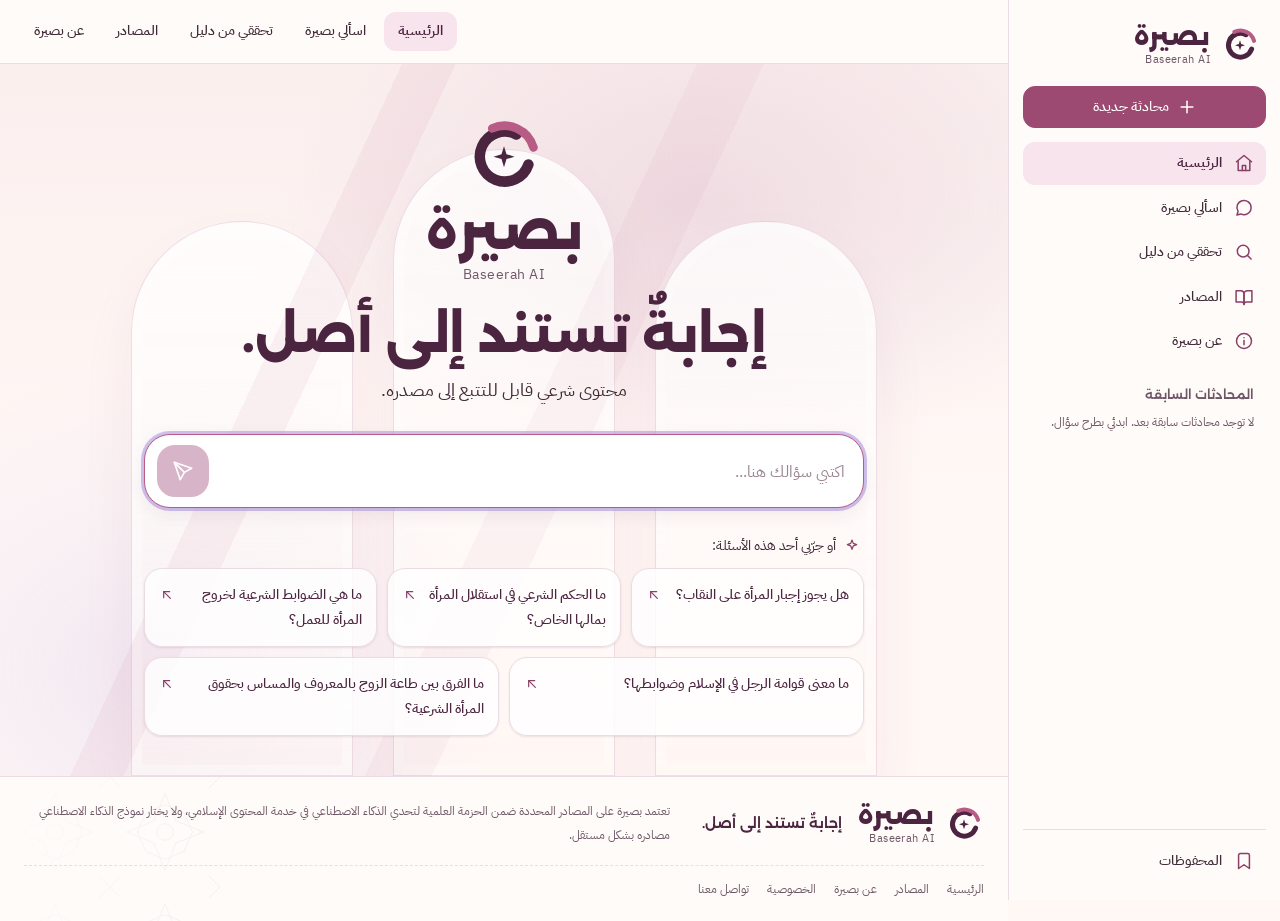
<file: frontend/index.html>
<!doctype html>
<html lang="ar" dir="rtl">
<head>
  <meta charset="utf-8">
  <meta name="viewport" content="width=device-width, initial-scale=1, viewport-fit=cover">
  <title>بصيرة | Baseerah AI — اسألي بصيرة</title>
  <meta name="description" content="بصيرة: إجابةٌ تستند إلى أصل. محتوى شرعي قابل للتتبع إلى مصدره.">
  <meta name="theme-color" content="#FFF8F5">
  <link rel="icon" href="assets/logo/favicon.svg" type="image/svg+xml">
  <link rel="preconnect" href="https://fonts.googleapis.com">
  <link rel="preconnect" href="https://fonts.gstatic.com" crossorigin>
  <link rel="stylesheet" href="https://fonts.googleapis.com/css2?family=Alexandria:wght@500;600;700;800&family=IBM+Plex+Sans+Arabic:wght@400;500;600;700&display=swap">
  <link rel="stylesheet" href="css/variables.css">
  <link rel="stylesheet" href="css/global.css">
  <link rel="stylesheet" href="css/components.css">
  <link rel="stylesheet" href="css/chat.css">
  <link rel="stylesheet" href="css/pages.css">
  <link rel="stylesheet" href="css/responsive.css">
  <script src="js/config.js"></script>
  <script type="module" src="js/chat.js"></script>
</head>
<body>
  <a class="skip-link" href="#question">انتقلي إلى خانة السؤال</a>
  <div class="app">
    <div class="main-col">
      <main id="main" class="page page-ask">
        <section class="hero" id="hero" aria-labelledby="hero-title">
          <div class="hero-arches" aria-hidden="true"><span></span><span></span><span></span></div>
          <div class="hero-shade" aria-hidden="true"></div>
          <div class="hero-inner">
            <div class="logo logo-lg" aria-hidden="true">
              <img src="assets/logo/mark.svg" alt="" width="84" height="84">
              <span class="logo-text"><span class="logo-ar">بصيرة</span><span class="logo-en">Baseerah AI</span></span>
            </div>
            <h1 id="hero-title">إجابةٌ تستند إلى أصل.</h1>
            <p class="subtitle">محتوى شرعي قابل للتتبع إلى مصدره.</p>
            <div id="hero-composer-slot">
              <form class="composer" id="composer" role="search" aria-label="اسألي بصيرة">
                <label class="sr-only" for="question">سؤالك</label>
                <textarea id="question" name="question" rows="1" maxlength="1000" placeholder="اكتبي سؤالك هنا..." autocomplete="off" enterkeyhint="send"></textarea>
                <span class="char-count" id="char-count" hidden aria-live="polite"></span>
                <button class="send-btn" id="send" type="submit" aria-label="إرسال السؤال" disabled>
                  <svg class="icon" viewBox="0 0 24 24" aria-hidden="true"><path d="M21.5 2.5 10.5 13.5"/><path d="M21.5 2.5 15 21.5l-4.5-8-8-4.5Z"/></svg>
                </button>
              </form>
            </div>
            <div class="suggestions">
              <p class="suggestions-title">
                <svg class="icon" viewBox="0 0 24 24" aria-hidden="true"><path d="M12 3l1.9 5.1L19 10l-5.1 1.9L12 17l-1.9-5.1L5 10l5.1-1.9Z"/></svg>
                أو جرّبي أحد هذه الأسئلة:
              </p>
              <ul class="suggestion-list" id="suggestion-list"></ul>
            </div>
          </div>
        </section>
        <section class="chat" id="chat" hidden aria-label="المحادثة">
          <div class="thread" id="thread"></div>
          <div class="chat-composer-wrap">
            <div id="chat-composer-slot"></div>
            <p class="composer-hint">اضغطي Enter للإرسال وShift+Enter لسطر جديد.</p>
          </div>
        </section>
      </main>
    </div>
  </div>
  <noscript><p style="padding:24px;text-align:center">تحتاج بصيرة إلى تفعيل JavaScript في المتصفح.</p></noscript>
</body>
</html>
</file>
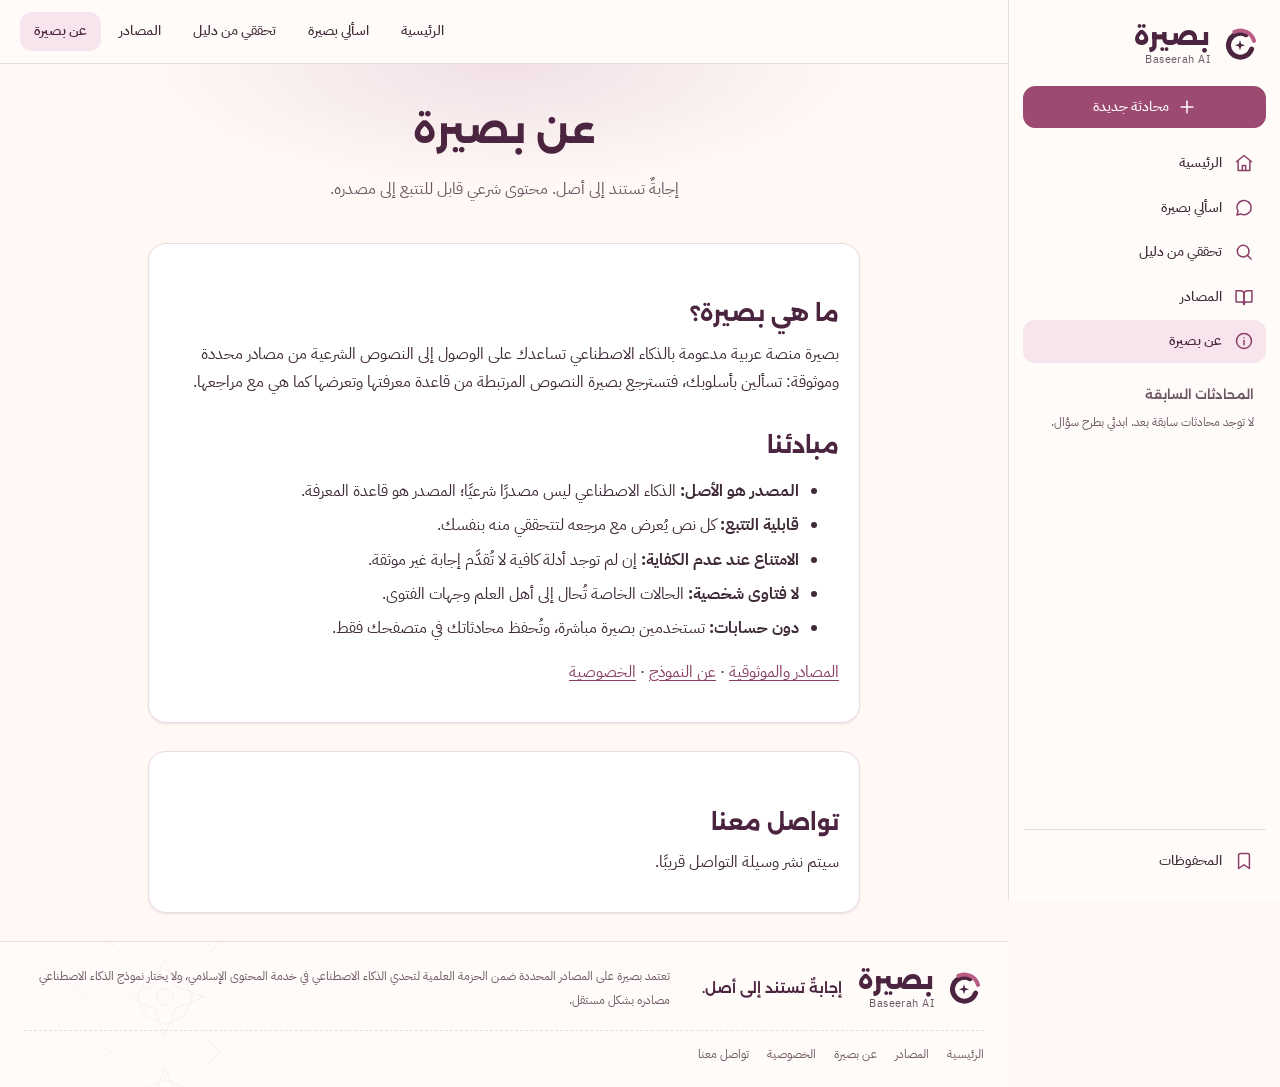
<file: frontend/about.html>
<!doctype html>
<html lang="ar" dir="rtl">
<head>
  <meta charset="utf-8">
  <meta name="viewport" content="width=device-width, initial-scale=1, viewport-fit=cover">
  <title>عن بصيرة | بصيرة Baseerah AI</title>
  <meta name="description" content="بصيرة: إجابةٌ تستند إلى أصل. محتوى شرعي قابل للتتبع إلى مصدره.">
  <meta name="theme-color" content="#FFF8F5">
  <link rel="icon" href="assets/logo/favicon.svg" type="image/svg+xml">
  <link rel="preconnect" href="https://fonts.googleapis.com">
  <link rel="preconnect" href="https://fonts.gstatic.com" crossorigin>
  <link rel="stylesheet" href="https://fonts.googleapis.com/css2?family=Alexandria:wght@500;600;700;800&family=IBM+Plex+Sans+Arabic:wght@400;500;600;700&display=swap">
  <link rel="stylesheet" href="css/variables.css">
  <link rel="stylesheet" href="css/global.css">
  <link rel="stylesheet" href="css/components.css">
  <link rel="stylesheet" href="css/chat.css">
  <link rel="stylesheet" href="css/pages.css">
  <link rel="stylesheet" href="css/responsive.css">
  <script src="js/config.js"></script>
  <script type="module" src="js/about.js"></script>
</head>
<body>
  <a class="skip-link" href="#main">تخطَّي إلى المحتوى</a>
  <div class="app">
    <div class="main-col">
      <main id="main" class="page page-band" tabindex="-1">
        <div class="container prose">
          <header class="page-head">
            <h1>عن بصيرة</h1>
            <p>إجابةٌ تستند إلى أصل. محتوى شرعي قابل للتتبع إلى مصدره.</p>
          </header>
          <section class="card card-pad">
            <h2>ما هي بصيرة؟</h2>
            <p>بصيرة منصة عربية مدعومة بالذكاء الاصطناعي تساعدك على الوصول إلى النصوص الشرعية من مصادر محددة وموثوقة: تسألين بأسلوبك، فتسترجع بصيرة النصوص المرتبطة من قاعدة معرفتها وتعرضها كما هي مع مراجعها.</p>
            <h2>مبادئنا</h2>
            <ul>
              <li><strong>المصدر هو الأصل:</strong> الذكاء الاصطناعي ليس مصدرًا شرعيًا؛ المصدر هو قاعدة المعرفة.</li>
              <li><strong>قابلية التتبع:</strong> كل نص يُعرض مع مرجعه لتتحققي منه بنفسك.</li>
              <li><strong>الامتناع عند عدم الكفاية:</strong> إن لم توجد أدلة كافية لا تُقدَّم إجابة غير موثقة.</li>
              <li><strong>لا فتاوى شخصية:</strong> الحالات الخاصة تُحال إلى أهل العلم وجهات الفتوى.</li>
              <li><strong>دون حسابات:</strong> تستخدمين بصيرة مباشرة، وتُحفظ محادثاتك في متصفحك فقط.</li>
            </ul>
            <p><a href="sources.html">المصادر والموثوقية</a> · <a href="model.html">عن النموذج</a> · <a href="privacy.html">الخصوصية</a></p>
          </section>
          <section class="card card-pad section" id="contact" aria-labelledby="contact-title">
            <h2 id="contact-title">تواصل معنا</h2>
            <p id="contact-text"></p>
          </section>
        </div>
      </main>
    </div>
  </div>
  <noscript><p style="padding:24px;text-align:center">تحتاج بصيرة إلى تفعيل JavaScript في المتصفح.</p></noscript>
</body>
</html>
</file>
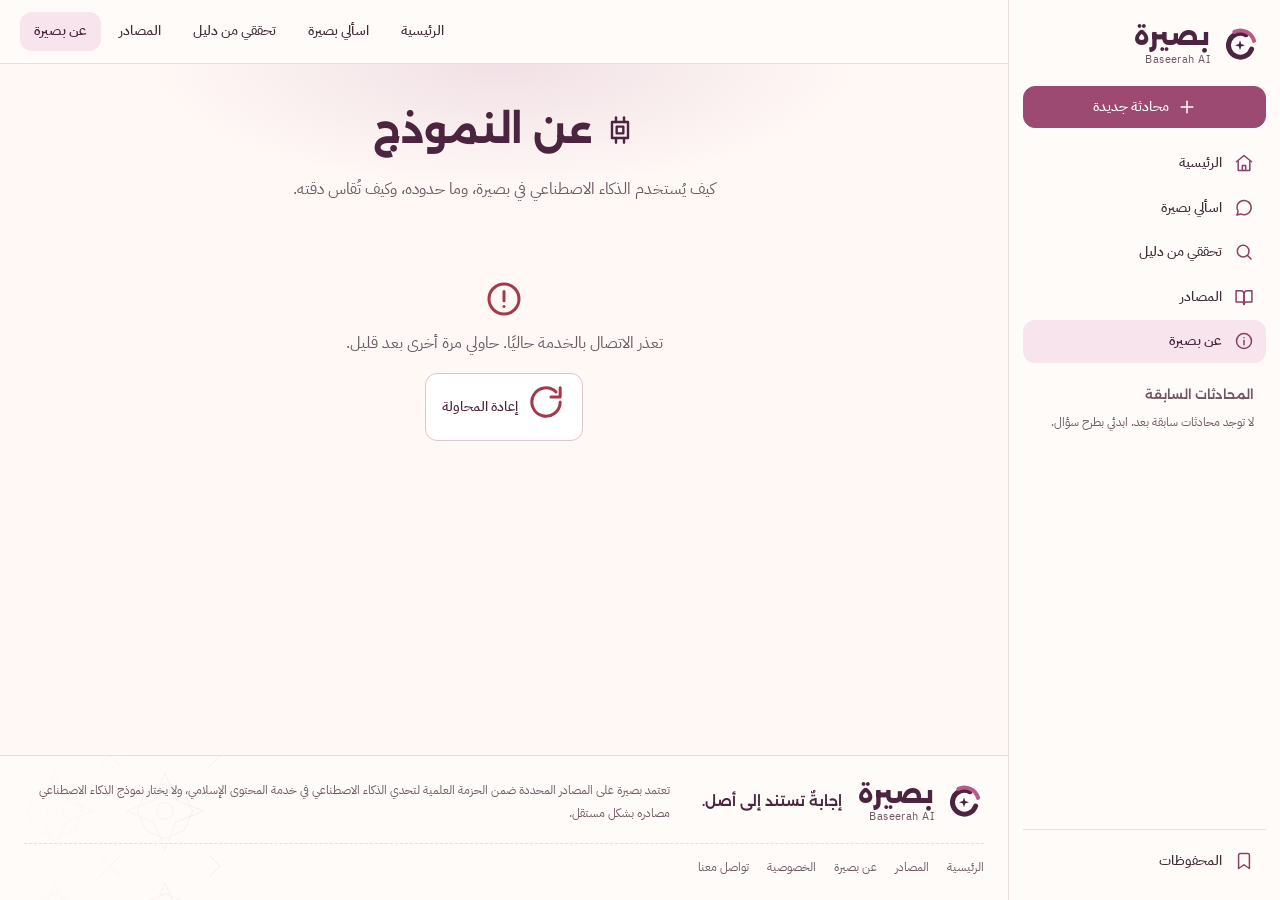
<file: frontend/model.html>
<!doctype html>
<html lang="ar" dir="rtl">
<head>
  <meta charset="utf-8">
  <meta name="viewport" content="width=device-width, initial-scale=1, viewport-fit=cover">
  <title>عن النموذج | بصيرة Baseerah AI</title>
  <meta name="description" content="بصيرة: إجابةٌ تستند إلى أصل. محتوى شرعي قابل للتتبع إلى مصدره.">
  <meta name="theme-color" content="#FFF8F5">
  <link rel="icon" href="assets/logo/favicon.svg" type="image/svg+xml">
  <link rel="preconnect" href="https://fonts.googleapis.com">
  <link rel="preconnect" href="https://fonts.gstatic.com" crossorigin>
  <link rel="stylesheet" href="https://fonts.googleapis.com/css2?family=Alexandria:wght@500;600;700;800&family=IBM+Plex+Sans+Arabic:wght@400;500;600;700&display=swap">
  <link rel="stylesheet" href="css/variables.css">
  <link rel="stylesheet" href="css/global.css">
  <link rel="stylesheet" href="css/components.css">
  <link rel="stylesheet" href="css/chat.css">
  <link rel="stylesheet" href="css/pages.css">
  <link rel="stylesheet" href="css/responsive.css">
  <script src="js/config.js"></script>
  <script type="module" src="js/model.js"></script>
</head>
<body>
  <a class="skip-link" href="#main">تخطَّي إلى المحتوى</a>
  <div class="app">
    <div class="main-col">
      <main id="main" class="page page-band" tabindex="-1">
        <div class="container-wide">
          <header class="page-head">
            <h1><svg class="icon" viewBox="0 0 24 24" aria-hidden="true"><path d="M6 6h12v12H6Z"/><path d="M9.5 9.5h5v5h-5Z"/><path d="M9 2.5V6"/><path d="M15 2.5V6"/><path d="M9 18v3.5"/><path d="M15 18v3.5"/></svg>عن النموذج</h1>
            <p>كيف يُستخدم الذكاء الاصطناعي في بصيرة، وما حدوده، وكيف تُقاس دقته.</p>
          </header>
          <div id="model-root" aria-live="polite"></div>
        </div>
      </main>
    </div>
  </div>
  <noscript><p style="padding:24px;text-align:center">تحتاج بصيرة إلى تفعيل JavaScript في المتصفح.</p></noscript>
</body>
</html>
</file>
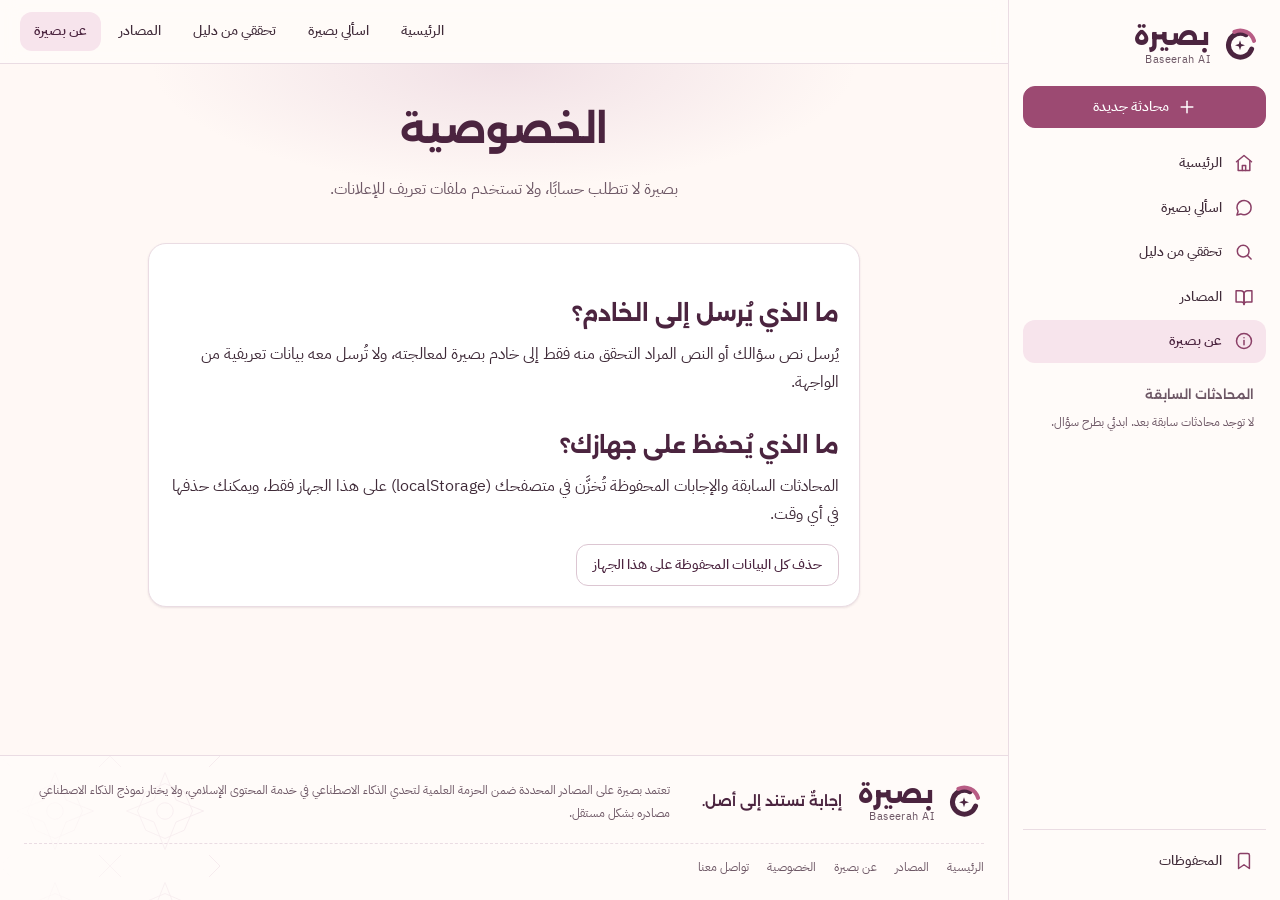
<file: frontend/privacy.html>
<!doctype html>
<html lang="ar" dir="rtl">
<head>
  <meta charset="utf-8">
  <meta name="viewport" content="width=device-width, initial-scale=1, viewport-fit=cover">
  <title>الخصوصية | بصيرة Baseerah AI</title>
  <meta name="description" content="بصيرة: إجابةٌ تستند إلى أصل. محتوى شرعي قابل للتتبع إلى مصدره.">
  <meta name="theme-color" content="#FFF8F5">
  <link rel="icon" href="assets/logo/favicon.svg" type="image/svg+xml">
  <link rel="preconnect" href="https://fonts.googleapis.com">
  <link rel="preconnect" href="https://fonts.gstatic.com" crossorigin>
  <link rel="stylesheet" href="https://fonts.googleapis.com/css2?family=Alexandria:wght@500;600;700;800&family=IBM+Plex+Sans+Arabic:wght@400;500;600;700&display=swap">
  <link rel="stylesheet" href="css/variables.css">
  <link rel="stylesheet" href="css/global.css">
  <link rel="stylesheet" href="css/components.css">
  <link rel="stylesheet" href="css/chat.css">
  <link rel="stylesheet" href="css/pages.css">
  <link rel="stylesheet" href="css/responsive.css">
  <script src="js/config.js"></script>
  <script type="module" src="js/privacy.js"></script>
</head>
<body>
  <a class="skip-link" href="#main">تخطَّي إلى المحتوى</a>
  <div class="app">
    <div class="main-col">
      <main id="main" class="page page-band" tabindex="-1">
        <div class="container prose">
          <header class="page-head">
            <h1>الخصوصية</h1>
            <p>بصيرة لا تتطلب حسابًا، ولا تستخدم ملفات تعريف للإعلانات.</p>
          </header>
          <section class="card card-pad">
            <h2>ما الذي يُرسل إلى الخادم؟</h2>
            <p>يُرسل نص سؤالك أو النص المراد التحقق منه فقط إلى خادم بصيرة لمعالجته، ولا تُرسل معه بيانات تعريفية من الواجهة.</p>
            <h2>ما الذي يُحفظ على جهازك؟</h2>
            <p>المحادثات السابقة والإجابات المحفوظة تُخزَّن في متصفحك (localStorage) على هذا الجهاز فقط، ويمكنك حذفها في أي وقت.</p>
            <button class="btn" type="button" id="clear-data">حذف كل البيانات المحفوظة على هذا الجهاز</button>
          </section>
        </div>
      </main>
    </div>
  </div>
  <noscript><p style="padding:24px;text-align:center">تحتاج بصيرة إلى تفعيل JavaScript في المتصفح.</p></noscript>
</body>
</html>
</file>
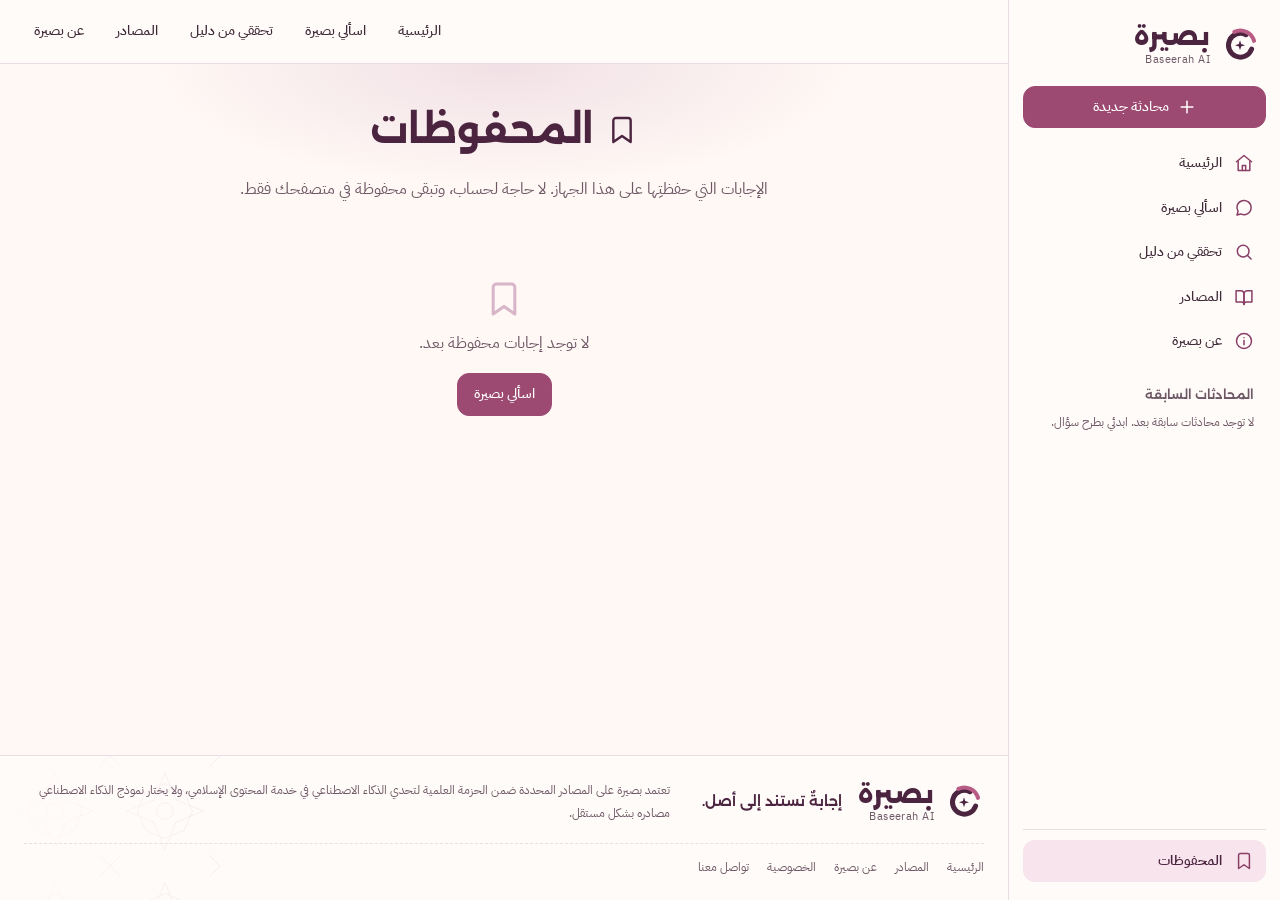
<file: frontend/saved.html>
<!doctype html>
<html lang="ar" dir="rtl">
<head>
  <meta charset="utf-8">
  <meta name="viewport" content="width=device-width, initial-scale=1, viewport-fit=cover">
  <title>المحفوظات | بصيرة Baseerah AI</title>
  <meta name="description" content="بصيرة: إجابةٌ تستند إلى أصل. محتوى شرعي قابل للتتبع إلى مصدره.">
  <meta name="theme-color" content="#FFF8F5">
  <link rel="icon" href="assets/logo/favicon.svg" type="image/svg+xml">
  <link rel="preconnect" href="https://fonts.googleapis.com">
  <link rel="preconnect" href="https://fonts.gstatic.com" crossorigin>
  <link rel="stylesheet" href="https://fonts.googleapis.com/css2?family=Alexandria:wght@500;600;700;800&family=IBM+Plex+Sans+Arabic:wght@400;500;600;700&display=swap">
  <link rel="stylesheet" href="css/variables.css">
  <link rel="stylesheet" href="css/global.css">
  <link rel="stylesheet" href="css/components.css">
  <link rel="stylesheet" href="css/chat.css">
  <link rel="stylesheet" href="css/pages.css">
  <link rel="stylesheet" href="css/responsive.css">
  <script src="js/config.js"></script>
  <script type="module" src="js/saved.js"></script>
</head>
<body>
  <a class="skip-link" href="#main">تخطَّي إلى المحتوى</a>
  <div class="app">
    <div class="main-col">
      <main id="main" class="page page-band" tabindex="-1">
        <div class="container">
          <header class="page-head">
            <h1><svg class="icon" viewBox="0 0 24 24" aria-hidden="true"><path d="M18.5 21 12 16.5 5.5 21V5a2 2 0 0 1 2-2h9a2 2 0 0 1 2 2Z"/></svg>المحفوظات</h1>
            <p>الإجابات التي حفظتِها على هذا الجهاز. لا حاجة لحساب، وتبقى محفوظة في متصفحك فقط.</p>
          </header>
          <div id="saved-root" aria-live="polite"></div>
        </div>
      </main>
    </div>
  </div>
  <noscript><p style="padding:24px;text-align:center">تحتاج بصيرة إلى تفعيل JavaScript في المتصفح.</p></noscript>
</body>
</html>
</file>
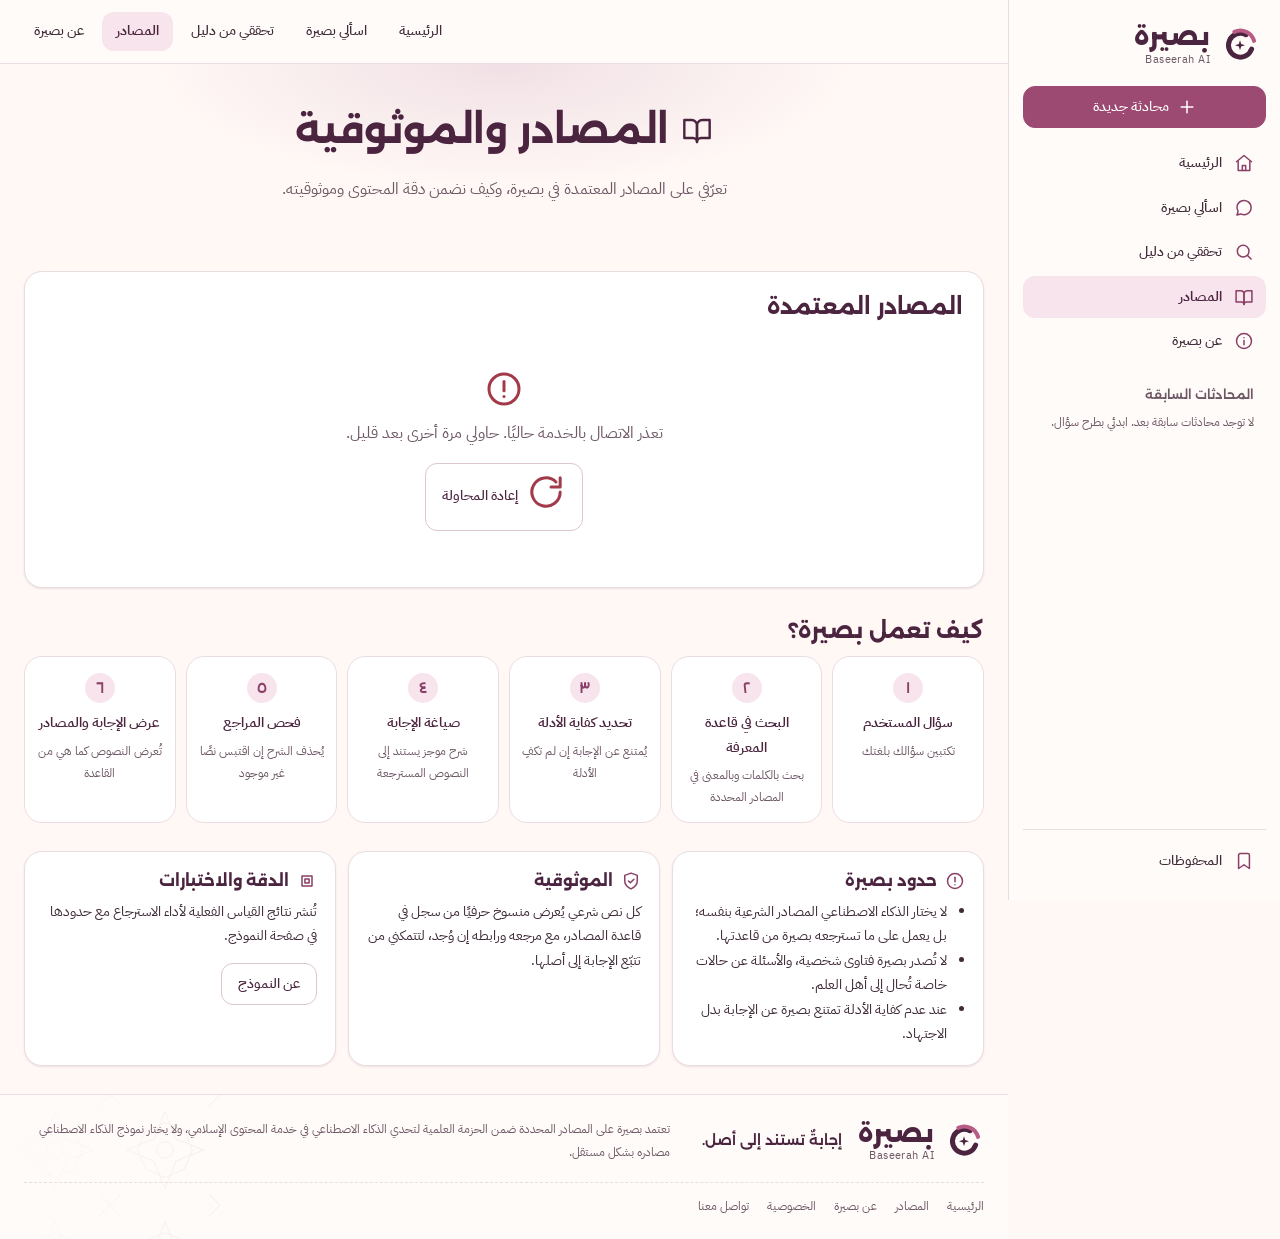
<file: frontend/sources.html>
<!doctype html>
<html lang="ar" dir="rtl">
<head>
  <meta charset="utf-8">
  <meta name="viewport" content="width=device-width, initial-scale=1, viewport-fit=cover">
  <title>المصادر والموثوقية | بصيرة Baseerah AI</title>
  <meta name="description" content="بصيرة: إجابةٌ تستند إلى أصل. محتوى شرعي قابل للتتبع إلى مصدره.">
  <meta name="theme-color" content="#FFF8F5">
  <link rel="icon" href="assets/logo/favicon.svg" type="image/svg+xml">
  <link rel="preconnect" href="https://fonts.googleapis.com">
  <link rel="preconnect" href="https://fonts.gstatic.com" crossorigin>
  <link rel="stylesheet" href="https://fonts.googleapis.com/css2?family=Alexandria:wght@500;600;700;800&family=IBM+Plex+Sans+Arabic:wght@400;500;600;700&display=swap">
  <link rel="stylesheet" href="css/variables.css">
  <link rel="stylesheet" href="css/global.css">
  <link rel="stylesheet" href="css/components.css">
  <link rel="stylesheet" href="css/chat.css">
  <link rel="stylesheet" href="css/pages.css">
  <link rel="stylesheet" href="css/responsive.css">
  <script src="js/config.js"></script>
  <script type="module" src="js/sources.js"></script>
</head>
<body>
  <a class="skip-link" href="#main">تخطَّي إلى المحتوى</a>
  <div class="app">
    <div class="main-col">
      <main id="main" class="page page-band" tabindex="-1">
        <div class="container-wide">
          <header class="page-head">
            <h1><svg class="icon" viewBox="0 0 24 24" aria-hidden="true"><path d="M2.5 4.5H8a4 4 0 0 1 4 4V21a3 3 0 0 0-3-3H2.5Z"/><path d="M21.5 4.5H16a4 4 0 0 0-4 4V21a3 3 0 0 1 3-3h6.5Z"/></svg>المصادر والموثوقية</h1>
            <p>تعرّفي على المصادر المعتمدة في بصيرة، وكيف نضمن دقة المحتوى وموثوقيته.</p>
          </header>
          <section class="section card card-pad" aria-labelledby="src-title">
            <h2 class="section-title" id="src-title">المصادر المعتمدة</h2>
            <div id="categories" aria-live="polite"></div>
          </section>
          <section class="section" aria-labelledby="how-title">
            <h2 class="section-title" id="how-title">كيف تعمل بصيرة؟</h2>
            <ol class="flow">
              <li>سؤال المستخدم<span>تكتبين سؤالك بلغتك</span></li>
              <li>البحث في قاعدة المعرفة<span>بحث بالكلمات وبالمعنى في المصادر المحددة</span></li>
              <li>تحديد كفاية الأدلة<span>يُمتنع عن الإجابة إن لم تكفِ الأدلة</span></li>
              <li>صياغة الإجابة<span>شرح موجز يستند إلى النصوص المسترجعة</span></li>
              <li>فحص المراجع<span>يُحذف الشرح إن اقتبس نصًا غير موجود</span></li>
              <li>عرض الإجابة والمصادر<span>تُعرض النصوص كما هي من القاعدة</span></li>
            </ol>
          </section>
          <section class="section info-grid">
            <article class="card info-card">
              <h3><svg class="icon" viewBox="0 0 24 24" aria-hidden="true"><path d="M12 3a9 9 0 1 0 0 18a9 9 0 1 0 0-18Z"/><path d="M12 7.5v5.5"/><path d="M12 16.5h.01"/></svg>حدود بصيرة</h3>
              <ul>
                <li>لا يختار الذكاء الاصطناعي المصادر الشرعية بنفسه؛ بل يعمل على ما تسترجعه بصيرة من قاعدتها.</li>
                <li>لا تُصدر بصيرة فتاوى شخصية، والأسئلة عن حالات خاصة تُحال إلى أهل العلم.</li>
                <li>عند عدم كفاية الأدلة تمتنع بصيرة عن الإجابة بدل الاجتهاد.</li>
              </ul>
            </article>
            <article class="card info-card">
              <h3><svg class="icon" viewBox="0 0 24 24" aria-hidden="true"><path d="M12 21.5s7.5-3.7 7.5-9.5V5.3L12 2.5 4.5 5.3V12c0 5.8 7.5 9.5 7.5 9.5Z"/><path d="m9 12 2.2 2.2L15.5 10"/></svg>الموثوقية</h3>
              <p>كل نص شرعي يُعرض منسوخ حرفيًا من سجل في قاعدة المصادر، مع مرجعه ورابطه إن وُجد، لتتمكني من تتبّع الإجابة إلى أصلها.</p>
              <p id="grading-info" class="source-ref"></p>
            </article>
            <article class="card info-card">
              <h3><svg class="icon" viewBox="0 0 24 24" aria-hidden="true"><path d="M6 6h12v12H6Z"/><path d="M9.5 9.5h5v5h-5Z"/></svg>الدقة والاختبارات</h3>
              <p>تُنشر نتائج القياس الفعلية لأداء الاسترجاع مع حدودها في صفحة النموذج.</p>
              <a class="btn" href="model.html">عن النموذج</a>
            </article>
          </section>
        </div>
      </main>
    </div>
  </div>
  <noscript><p style="padding:24px;text-align:center">تحتاج بصيرة إلى تفعيل JavaScript في المتصفح.</p></noscript>
</body>
</html>
</file>
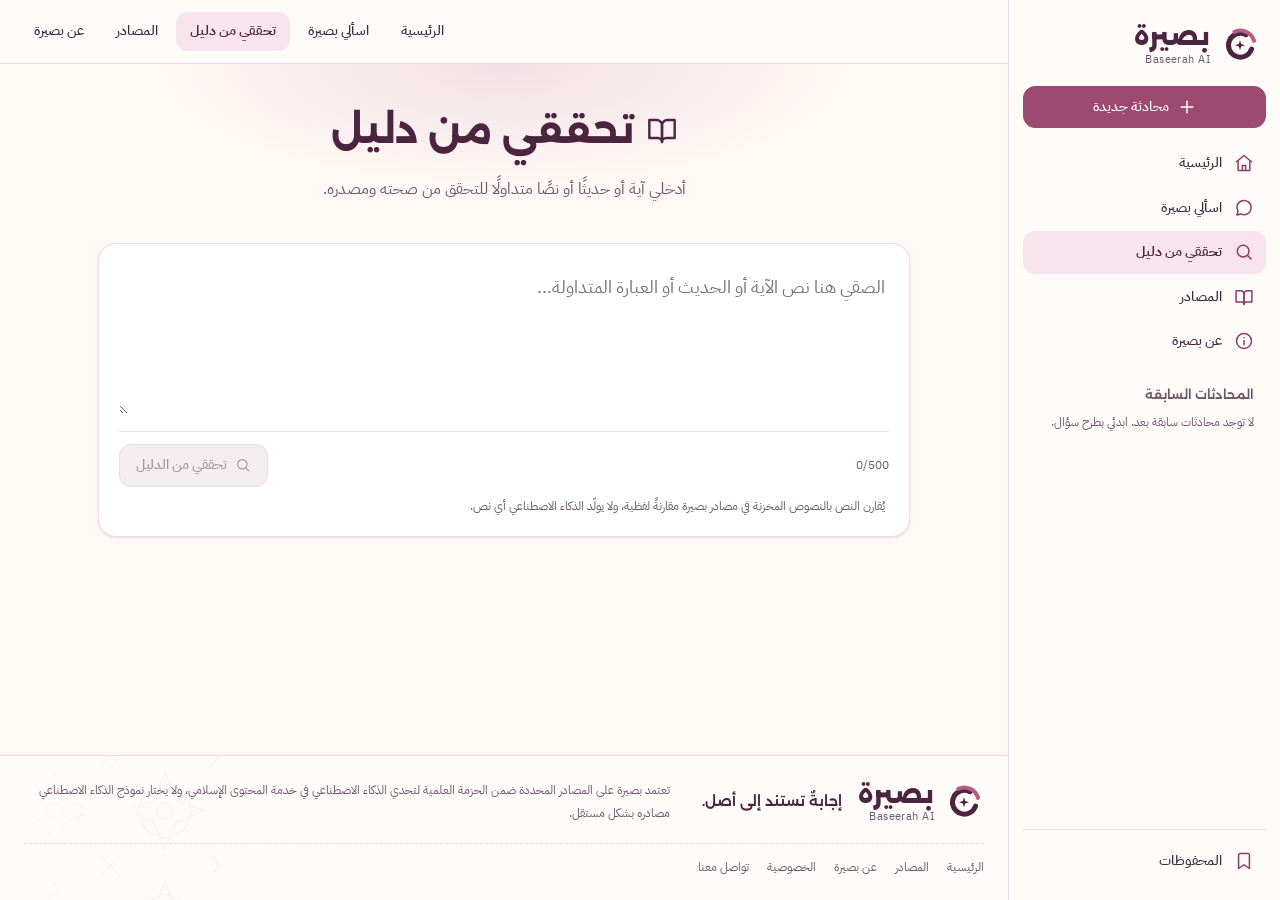
<file: frontend/verify.html>
<!doctype html>
<html lang="ar" dir="rtl">
<head>
  <meta charset="utf-8">
  <meta name="viewport" content="width=device-width, initial-scale=1, viewport-fit=cover">
  <title>تحققي من دليل | بصيرة Baseerah AI</title>
  <meta name="description" content="بصيرة: إجابةٌ تستند إلى أصل. محتوى شرعي قابل للتتبع إلى مصدره.">
  <meta name="theme-color" content="#FFF8F5">
  <link rel="icon" href="assets/logo/favicon.svg" type="image/svg+xml">
  <link rel="preconnect" href="https://fonts.googleapis.com">
  <link rel="preconnect" href="https://fonts.gstatic.com" crossorigin>
  <link rel="stylesheet" href="https://fonts.googleapis.com/css2?family=Alexandria:wght@500;600;700;800&family=IBM+Plex+Sans+Arabic:wght@400;500;600;700&display=swap">
  <link rel="stylesheet" href="css/variables.css">
  <link rel="stylesheet" href="css/global.css">
  <link rel="stylesheet" href="css/components.css">
  <link rel="stylesheet" href="css/chat.css">
  <link rel="stylesheet" href="css/pages.css">
  <link rel="stylesheet" href="css/responsive.css">
  <script src="js/config.js"></script>
  <script type="module" src="js/verify.js"></script>
</head>
<body>
  <a class="skip-link" href="#main">تخطَّي إلى المحتوى</a>
  <div class="app">
    <div class="main-col">
      <main id="main" class="page page-band" tabindex="-1">
        <div class="container">
          <header class="page-head">
            <h1><svg class="icon" viewBox="0 0 24 24" aria-hidden="true"><path d="M2.5 4.5H8a4 4 0 0 1 4 4V21a3 3 0 0 0-3-3H2.5Z"/><path d="M21.5 4.5H16a4 4 0 0 0-4 4V21a3 3 0 0 1 3-3h6.5Z"/></svg>تحققي من دليل</h1>
            <p>أدخلي آية أو حديثًا أو نصًا متداولًا للتحقق من صحته ومصدره.</p>
          </header>
          <form class="card card-pad verify-form" id="verify-form">
            <label class="sr-only" for="verify-text">النص المراد التحقق منه</label>
            <textarea id="verify-text" maxlength="500" placeholder="الصقي هنا نص الآية أو الحديث أو العبارة المتداولة..." aria-describedby="verify-count verify-help"></textarea>
            <div class="row">
              <span class="char-count" id="verify-count" aria-live="polite">0/500</span>
              <button class="btn btn-primary" id="verify-btn" type="submit" disabled>
                <svg class="icon icon-sm" viewBox="0 0 24 24" aria-hidden="true"><path d="M11 4a7 7 0 1 0 0 14a7 7 0 1 0 0-14Z"/><path d="m20.5 20.5-4.3-4.3"/></svg>
                تحققي من الدليل
              </button>
            </div>
            <p class="composer-hint" id="verify-help">يُقارن النص بالنصوص المخزنة في مصادر بصيرة مقارنةً لفظية، ولا يولّد الذكاء الاصطناعي أي نص.</p>
          </form>
          <section class="verify-result" id="verify-result" aria-live="polite"></section>
        </div>
      </main>
    </div>
  </div>
  <noscript><p style="padding:24px;text-align:center">تحتاج بصيرة إلى تفعيل JavaScript في المتصفح.</p></noscript>
</body>
</html>
</file>
<file: frontend/css/variables.css>
/* Baseerah design tokens. Brand colors are fixed; the shades below are derived for contrast. */
:root {
  --plum: #4B243F;
  --rose: #B85C85;
  --mauve: #D7B4C8;
  --lavender: #B9A4E8;
  --cream: #FFF8F5;

  --plum-800: #3A1B31;
  --plum-600: #5E2E50;
  --rose-700: #8A3F66;          /* rose text/links on light surfaces (AA) */
  --rose-600: #9C4A72;          /* primary button fill: white text passes AA */
  --rose-100: #F7E4EC;
  --rose-50: #FCF1F5;
  --mauve-200: #EBD9E3;
  --lavender-100: #EEE8FB;

  --ink: #2E1A28;
  --text: #3F2A38;
  --muted: #6E5866;
  --line: #EADCE3;
  --line-strong: #DCC6D2;
  --surface: #FFFFFF;
  --surface-soft: #FFFBF9;
  --bg: var(--cream);
  --success: #2F7A5A;
  --success-bg: #E8F4EE;
  --warn: #8A5A12;
  --warn-bg: #FBF1DF;
  --danger: #A23A4A;
  --danger-bg: #FBE9EC;

  --font-head: "Alexandria", "IBM Plex Sans Arabic", system-ui, sans-serif;
  --font-body: "IBM Plex Sans Arabic", "Alexandria", system-ui, sans-serif;

  --fs-xs: 0.78rem;
  --fs-sm: 0.875rem;
  --fs-md: 1rem;
  --fs-lg: 1.125rem;
  --fs-xl: 1.375rem;
  --fs-2xl: clamp(1.6rem, 1.2rem + 1.6vw, 2.4rem);
  --fs-hero: clamp(1.9rem, 1.3rem + 2.6vw, 3.1rem);

  --r-sm: 8px;
  --r-md: 12px;
  --r-lg: 18px;
  --r-xl: 26px;
  --r-pill: 999px;

  --shadow-sm: 0 1px 2px rgba(75, 36, 63, 0.06), 0 1px 3px rgba(75, 36, 63, 0.05);
  --shadow-md: 0 6px 18px rgba(75, 36, 63, 0.08);
  --shadow-lg: 0 18px 48px rgba(75, 36, 63, 0.12);
  --focus: 0 0 0 3px rgba(185, 164, 232, 0.65);

  --sidebar-w: 272px;
  --topbar-h: 64px;
  --content-w: 860px;
  --ease: cubic-bezier(0.2, 0.7, 0.2, 1);
}
</file>
<file: frontend/css/global.css>
*, *::before, *::after { box-sizing: border-box; }
[hidden] { display: none !important; }
html { -webkit-text-size-adjust: 100%; scroll-behavior: smooth; }
@media (prefers-reduced-motion: reduce) {
  html { scroll-behavior: auto; }
  *, *::before, *::after { animation-duration: 0.01ms !important; transition-duration: 0.01ms !important; }
}
body {
  margin: 0;
  min-height: 100vh;
  background: var(--bg);
  color: var(--text);
  font-family: var(--font-body);
  font-size: var(--fs-md);
  line-height: 1.75;
  text-rendering: optimizeLegibility;
}
h1, h2, h3, h4 { font-family: var(--font-head); color: var(--plum); line-height: 1.35; margin: 0 0 0.5em; font-weight: 700; }
h1 { font-size: var(--fs-2xl); }
h2 { font-size: var(--fs-xl); }
h3 { font-size: var(--fs-lg); }
p { margin: 0 0 1em; }
a { color: var(--rose-700); text-decoration-thickness: 1px; text-underline-offset: 3px; }
a:hover { color: var(--plum); }
img, svg { display: block; max-width: 100%; }
button, input, textarea, select { font: inherit; color: inherit; }
button { cursor: pointer; }
button:disabled { cursor: not-allowed; }
:focus-visible { outline: none; box-shadow: var(--focus); border-radius: var(--r-sm); }
::selection { background: var(--mauve); color: var(--ink); }

.sr-only {
  position: absolute !important; width: 1px; height: 1px; padding: 0; margin: -1px;
  overflow: hidden; clip: rect(0 0 0 0); white-space: nowrap; border: 0;
}
.skip-link {
  position: absolute; inset-inline-start: 12px; top: -48px; z-index: 100;
  background: var(--plum); color: #fff; padding: 8px 14px; border-radius: var(--r-md);
  text-decoration: none; transition: top 0.2s var(--ease);
}
.skip-link:focus { top: 12px; }

/* App shell */
.app { display: flex; min-height: 100vh; }
.main-col { flex: 1; min-width: 0; display: flex; flex-direction: column; }
.page { flex: 1; width: 100%; }
.container { width: 100%; max-width: var(--content-w); margin-inline: auto; padding-inline: 24px; }
.container-wide { width: 100%; max-width: 1080px; margin-inline: auto; padding-inline: 24px; }

.icon { width: 20px; height: 20px; flex: none; stroke: currentColor; fill: none; stroke-width: 1.8;
  stroke-linecap: round; stroke-linejoin: round; }
.icon-sm { width: 16px; height: 16px; }
.icon-lg { width: 28px; height: 28px; }
/* Arrows/chevrons drawn for LTR are mirrored in RTL */
[dir="rtl"] .icon-dir { transform: scaleX(-1); }

.pattern-bg {
  background-image: url("../assets/images/pattern.svg");
  background-size: 120px 120px;
}
</file>
<file: frontend/css/components.css>
/* ---------- Logo ---------- */
.logo { display: inline-flex; align-items: center; gap: 10px; text-decoration: none; color: var(--plum); }
.logo img { width: 40px; height: 40px; }
.logo-text { display: flex; flex-direction: column; line-height: 1.2; gap: 2px; }
.logo-ar { font-family: var(--font-head); font-weight: 800; font-size: 1.55rem; color: var(--plum); line-height: 1.15; }
.logo-en { font-size: 0.68rem; letter-spacing: 0.04em; color: var(--muted); direction: ltr; text-align: end; }
.logo-lg img { width: 84px; height: 84px; }
.logo-lg .logo-ar { font-size: 3.2rem; }
.logo-lg .logo-en { font-size: 0.85rem; margin-top: 4px; }
.logo-lg { flex-direction: column; gap: 6px; }
.logo-lg .logo-text { align-items: center; }
.logo-lg .logo-en { text-align: center; }

/* ---------- Buttons ---------- */
.btn {
  display: inline-flex; align-items: center; justify-content: center; gap: 8px;
  min-height: 42px; padding: 8px 16px; border-radius: var(--r-md);
  border: 1px solid var(--line-strong); background: var(--surface); color: var(--plum);
  font-weight: 500; font-size: var(--fs-sm); text-decoration: none; white-space: nowrap;
  transition: background 0.15s var(--ease), border-color 0.15s var(--ease), color 0.15s var(--ease), transform 0.1s;
}
.btn:hover { background: var(--rose-50); border-color: var(--mauve); color: var(--plum); }
.btn:active { transform: translateY(1px); }
.btn-primary { background: var(--rose-600); border-color: var(--rose-600); color: #fff; }
.btn-primary:hover { background: var(--rose-700); border-color: var(--rose-700); color: #fff; }
.btn-ghost { background: transparent; border-color: transparent; }
.btn-ghost:hover { background: var(--rose-50); border-color: transparent; }
.btn-block { width: 100%; }
.btn[aria-disabled="true"], .btn:disabled {
  background: #f4eef1; border-color: var(--line); color: #a8939f; cursor: not-allowed; transform: none;
}
.btn.is-on { background: var(--rose-100); border-color: var(--mauve); color: var(--rose-700); }
.icon-btn {
  display: inline-grid; place-items: center; width: 42px; height: 42px; border-radius: var(--r-md);
  border: 1px solid transparent; background: transparent; color: var(--plum);
}
.icon-btn:hover { background: var(--rose-50); }

/* ---------- Sidebar ---------- */
.sidebar {
  width: var(--sidebar-w); flex: none; background: var(--surface-soft);
  border-inline-end: 1px solid var(--line); display: flex; flex-direction: column;
  padding: 18px 14px; gap: 14px; position: sticky; top: 0; height: 100vh; overflow-y: auto; z-index: 40;
}
.sidebar-head { display: flex; align-items: center; justify-content: space-between; padding: 4px 6px 6px; }
.sidebar-close { display: none; }
.nav { display: flex; flex-direction: column; gap: 2px; }
.nav a {
  display: flex; align-items: center; gap: 12px; padding: 9px 12px; border-radius: var(--r-md);
  color: var(--text); text-decoration: none; font-size: var(--fs-sm); font-weight: 500;
}
.nav a:hover { background: var(--rose-50); color: var(--plum); }
.nav a[aria-current="page"] { background: var(--rose-100); color: var(--plum); font-weight: 600; }
.nav a .icon { color: var(--rose-700); }
.sidebar-section-title { font-size: var(--fs-xs); font-weight: 600; color: var(--muted); padding: 10px 12px 4px; margin: 0; }
.history { list-style: none; margin: 0; padding: 0; display: flex; flex-direction: column; gap: 1px; }
.history-item { position: relative; display: flex; align-items: center; }
.history a {
  flex: 1; min-width: 0; display: flex; align-items: center; gap: 10px; padding: 7px 12px; padding-inline-end: 40px;
  border-radius: var(--r-md); color: var(--text); text-decoration: none; font-size: var(--fs-sm);
}
.history a .history-title { flex: 1; min-width: 0; overflow: hidden; text-overflow: ellipsis; white-space: nowrap; }
.history-time { flex: none; font-size: var(--fs-xs); color: var(--muted); font-weight: 400; }
.history-delete {
  position: absolute; inset-inline-end: 4px; width: 32px; height: 32px; display: grid; place-items: center;
  background: none; border: 0; border-radius: var(--r-md); color: var(--muted); opacity: 0;
}
.history-item:hover .history-delete, .history-delete:focus-visible, .history-item:focus-within .history-delete { opacity: 1; }
.history-delete:hover { background: var(--rose-100); color: var(--danger); }
@media (hover: none) { .history-delete { opacity: 1; } }
.history a:hover { background: var(--rose-50); }
.history a[aria-current="true"] { background: var(--rose-100); color: var(--plum); font-weight: 600; }
.history .icon { color: var(--muted); width: 16px; height: 16px; }
.history-empty { font-size: var(--fs-xs); color: var(--muted); padding: 4px 12px; margin: 0; }
.history-more { background: none; border: 0; color: var(--rose-700); font-size: var(--fs-xs); padding: 4px 12px; text-align: start; }
.sidebar-foot { margin-top: auto; border-top: 1px solid var(--line); padding-top: 10px; }
.badge {
  margin-inline-start: auto; min-width: 22px; height: 22px; padding: 0 7px; border-radius: var(--r-pill);
  background: var(--rose-100); color: var(--rose-700); font-size: var(--fs-xs); display: inline-grid; place-items: center;
}
.sidebar-backdrop { position: fixed; inset: 0; background: rgba(46, 26, 40, 0.38); z-index: 39; }

/* ---------- Top bar ---------- */
.topbar {
  height: var(--topbar-h); display: flex; align-items: center; gap: 12px; padding-inline: 20px;
  border-bottom: 1px solid var(--line); background: rgba(255, 251, 249, 0.92);
  backdrop-filter: saturate(140%) blur(8px); position: sticky; top: 0; z-index: 30;
}
.menu-toggle { display: none; }
.topbar-logo { display: none; }
.topnav { display: flex; gap: 4px; margin-inline-start: auto; }
.topnav a {
  padding: 7px 14px; border-radius: var(--r-md); color: var(--text); text-decoration: none;
  font-size: var(--fs-sm); font-weight: 500;
}
.topnav a:hover { background: var(--rose-50); color: var(--plum); }
.topnav a[aria-current="page"] { background: var(--rose-100); color: var(--plum); font-weight: 600; }

/* ---------- Footer ---------- */
.site-footer {
  border-top: 1px solid var(--line); background: var(--surface-soft); position: relative; overflow: hidden;
}
.site-footer::before {
  content: ""; position: absolute; inset-block: 0; inset-inline-end: 0; width: 220px;
  background-image: url("../assets/images/pattern.svg"); background-size: 110px; opacity: 0.35;
  mask-image: linear-gradient(to left, #000, transparent); -webkit-mask-image: linear-gradient(to left, #000, transparent);
  pointer-events: none;
}
.footer-inner {
  position: relative; display: grid; grid-template-columns: auto 1fr; gap: 18px 32px; align-items: center;
  max-width: 1080px; margin-inline: auto; padding: 22px 24px;
}
.footer-brand { display: flex; align-items: center; gap: 16px; }
.footer-slogan { font-family: var(--font-head); color: var(--plum); font-size: var(--fs-sm); font-weight: 600; margin: 0; }
.footer-note { font-size: var(--fs-xs); color: var(--muted); margin: 0; line-height: 1.9; }
.footer-links { grid-column: 1 / -1; display: flex; flex-wrap: wrap; gap: 6px 18px; list-style: none; margin: 0; padding: 12px 0 0;
  border-top: 1px dashed var(--line); font-size: var(--fs-xs); }
.footer-links a { color: var(--muted); text-decoration: none; }
.footer-links a:hover { color: var(--plum); text-decoration: underline; }

/* ---------- Cards & surfaces ---------- */
.card { background: var(--surface); border: 1px solid var(--line); border-radius: var(--r-lg); box-shadow: var(--shadow-sm); }
.card-pad { padding: 20px; }
.page-head { text-align: center; padding: 40px 0 24px; }
.page-head h1 { display: inline-flex; align-items: center; gap: 12px; }
.page-head h1 .icon { width: 32px; height: 32px; color: var(--plum); }
.page-head p { color: var(--muted); max-width: 640px; margin-inline: auto; }
.section { margin-block: 28px; }
.section-title { display: flex; align-items: center; gap: 10px; font-size: var(--fs-xl); }
.section-title .icon { color: var(--rose-700); }

.chip { display: inline-flex; align-items: center; gap: 6px; padding: 2px 10px; border-radius: var(--r-pill);
  font-size: var(--fs-xs); background: var(--rose-50); color: var(--rose-700); border: 1px solid var(--rose-100); }
.chip-success { background: var(--success-bg); color: var(--success); border-color: #cfe7db; }
.chip-muted { background: #f5eff2; color: var(--muted); border-color: var(--line); }

/* Info notice (trust, not warning) */
.notice {
  display: flex; gap: 10px; align-items: flex-start; padding: 10px 14px; border-radius: var(--r-md);
  background: var(--lavender-100); color: var(--plum); font-size: var(--fs-sm); border: 1px solid #e1d8f6;
}
.notice .icon { color: #6f58b5; margin-top: 3px; }
.notice-soft { background: var(--rose-50); border-color: var(--rose-100); }
.notice-soft .icon { color: var(--rose-700); }

/* Empty / error states */
.state { text-align: center; padding: 36px 20px; color: var(--muted); }
.state .icon { width: 40px; height: 40px; margin: 0 auto 10px; color: var(--mauve); }
.state h3 { color: var(--plum); }
.state-error .icon { color: var(--danger); }

/* ---------- Loader ---------- */
.loader { display: flex; align-items: center; gap: 12px; color: var(--muted); font-size: var(--fs-sm); }
.loader-mark { width: 30px; height: 30px; animation: pulse 1.4s ease-in-out infinite; }
.loader-dots { display: inline-flex; gap: 4px; }
.loader-dots i { width: 6px; height: 6px; border-radius: 50%; background: var(--rose); animation: dot 1.2s infinite ease-in-out; }
.loader-dots i:nth-child(2) { animation-delay: 0.15s; }
.loader-dots i:nth-child(3) { animation-delay: 0.3s; }
@keyframes pulse { 0%, 100% { transform: scale(1); opacity: 1; } 50% { transform: scale(0.88); opacity: 0.7; } }
@keyframes dot { 0%, 80%, 100% { opacity: 0.25; transform: translateY(0); } 40% { opacity: 1; transform: translateY(-3px); } }
.skeleton { background: linear-gradient(90deg, #f6edf1 25%, #fbf5f7 50%, #f6edf1 75%); background-size: 200% 100%;
  animation: shimmer 1.4s infinite; border-radius: var(--r-md); }
@keyframes shimmer { from { background-position: 200% 0; } to { background-position: -200% 0; } }

/* ---------- Toast ---------- */
.toast-region { position: fixed; inset-inline: 0; bottom: 24px; display: grid; justify-items: center; gap: 8px; z-index: 80; pointer-events: none; }
.toast { background: var(--plum); color: #fff; padding: 10px 18px; border-radius: var(--r-pill); font-size: var(--fs-sm);
  box-shadow: var(--shadow-lg); animation: toastIn 0.2s var(--ease); }
@keyframes toastIn { from { opacity: 0; transform: translateY(8px); } }

/* ---------- Dialog ---------- */
.dialog { border: 0; padding: 0; border-radius: var(--r-xl); width: min(760px, calc(100vw - 24px));
  max-height: min(86vh, 900px); box-shadow: var(--shadow-lg); background: var(--surface); color: var(--text); }
.dialog::backdrop { background: rgba(46, 26, 40, 0.45); }
.dialog-head { display: flex; align-items: center; justify-content: space-between; gap: 12px; padding: 16px 20px;
  border-bottom: 1px solid var(--line); position: sticky; top: 0; background: var(--surface); z-index: 1; }
.dialog-head h2 { margin: 0; font-size: var(--fs-lg); }
.dialog-body { padding: 20px; overflow-y: auto; }

/* ---------- Mock-mode banner ---------- */
.mock-banner { background: var(--warn-bg); color: var(--warn); font-size: var(--fs-xs); text-align: center; padding: 6px 12px;
  border-bottom: 1px solid #f0dfbd; }

/* ---------- Source cards ---------- */
.source-grid { display: grid; grid-template-columns: repeat(auto-fill, minmax(240px, 1fr)); gap: 12px; }
.source-card { display: flex; flex-direction: column; gap: 10px; padding: 14px; background: var(--surface);
  border: 1px solid var(--line); border-radius: var(--r-lg); min-width: 0; }
.source-top { display: flex; gap: 12px; align-items: flex-start; }
.source-cover { width: 46px; height: 62px; flex: none; border-radius: 6px; display: grid; place-items: center; color: #f7e9c9;
  background: linear-gradient(160deg, var(--plum-600), var(--plum-800)); box-shadow: inset -4px 0 0 rgba(0,0,0,0.18), var(--shadow-sm); }
.source-cover .icon { width: 22px; height: 22px; stroke: #f2dfb6; }
.source-cover[data-type="ayah"] { background: linear-gradient(160deg, #2f5a4a, #1f3e33); }
.source-cover[data-type="tafsir"] { background: linear-gradient(160deg, #7b4a2e, #5a331d); }
.source-cover[data-type="other"] { background: linear-gradient(160deg, #5b5190, #3f3870); }
.source-meta { min-width: 0; }
.source-name { font-family: var(--font-head); font-weight: 700; color: var(--plum); font-size: var(--fs-md); margin: 0; }
.source-ref { font-size: var(--fs-xs); color: var(--muted); margin: 2px 0 0; overflow-wrap: anywhere; }
.source-excerpt { font-size: var(--fs-sm); color: var(--text); margin: 0; overflow-wrap: anywhere;
  display: -webkit-box; -webkit-line-clamp: 3; -webkit-box-orient: vertical; overflow: hidden; }
.source-actions { display: flex; gap: 8px; margin-top: auto; flex-wrap: wrap; }
.source-actions .btn { min-height: 36px; padding: 6px 12px; flex: 1; }
.source-full { font-size: var(--fs-md); line-height: 2.05; color: var(--ink); background: var(--surface-soft);
  border: 1px solid var(--line); border-radius: var(--r-md); padding: 14px 16px; white-space: pre-wrap; overflow-wrap: anywhere; }
.source-full.is-quran { font-size: 1.2rem; line-height: 2.3; }
.source-detail + .source-detail { margin-top: 22px; padding-top: 18px; border-top: 1px solid var(--line); }
.kv { display: grid; grid-template-columns: max-content 1fr; gap: 6px 14px; font-size: var(--fs-sm); margin: 12px 0 0; }
.kv dt { color: var(--muted); }
.kv dd { margin: 0; overflow-wrap: anywhere; }

/* ---------- Hadith explanation ---------- */
.btn-explain { color: var(--rose-700); justify-content: center; }
.explain { display: flex; flex-direction: column; gap: 14px; }
.explain blockquote { margin: 0; }
.explain-result { display: flex; flex-direction: column; gap: 12px; }
.explain-note h3 { display: flex; align-items: center; gap: 8px; font-size: var(--fs-md); }
.explain-note h3 .icon { color: var(--rose-700); }
.explain-generated h4 { font-size: var(--fs-sm); margin: 14px 0 0; color: var(--plum); }
</file>
<file: frontend/css/chat.css>
/* ---------- Hero (initial state) ---------- */
.page-ask { display: flex; flex-direction: column; }
.hero {
  position: relative; overflow: hidden; flex: 1; display: grid; place-items: center;
  padding: 48px 24px 40px; min-height: calc(100vh - var(--topbar-h) - 140px);
  background:
    radial-gradient(ellipse 60% 50% at 70% 20%, rgba(215, 180, 200, 0.35), transparent 70%),
    radial-gradient(ellipse 50% 60% at 15% 85%, rgba(185, 164, 232, 0.18), transparent 70%),
    linear-gradient(180deg, #fbefee 0%, var(--cream) 60%);
}
/* Soft architectural arches (decorative). Drop a photo at assets/images/hero.jpg and set --hero-image to use it. */
.hero-arches { position: absolute; inset: 0; display: flex; justify-content: center; align-items: flex-end; gap: 4%;
  pointer-events: none; opacity: 0.9; }
.hero-arches span {
  width: 22%; max-width: 260px; height: 78%; border-radius: 999px 999px 0 0;
  background: linear-gradient(180deg, rgba(255, 255, 255, 0.85), rgba(255, 244, 240, 0.35));
  box-shadow: inset 0 0 0 10px rgba(255, 255, 255, 0.35), 0 30px 60px rgba(184, 92, 133, 0.10);
  border: 1px solid rgba(215, 180, 200, 0.45);
}
.hero-arches span:nth-child(2) { height: 88%; }
.hero::after { content: ""; position: absolute; inset: 0; background-image: var(--hero-image, none);
  background-size: cover; background-position: center; opacity: 0.55; pointer-events: none; }
.hero-shade { position: absolute; inset: 0; pointer-events: none;
  background: linear-gradient(115deg, transparent 30%, rgba(184, 92, 133, 0.07) 30%, rgba(184, 92, 133, 0.07) 34%, transparent 34%),
              linear-gradient(115deg, transparent 52%, rgba(184, 92, 133, 0.05) 52%, rgba(184, 92, 133, 0.05) 57%, transparent 57%); }
.hero-inner { position: relative; z-index: 1; width: 100%; max-width: 720px; text-align: center; }
.hero h1 { font-size: var(--fs-hero); margin: 18px 0 6px; color: var(--plum); font-weight: 800; }
.hero .subtitle { color: var(--text); font-size: var(--fs-lg); margin-bottom: 28px; }

/* ---------- Composer ---------- */
.composer {
  display: flex; align-items: flex-end; gap: 10px; background: var(--surface); border: 1px solid var(--line-strong);
  border-radius: var(--r-xl); padding: 10px 10px 10px 12px; box-shadow: var(--shadow-md); text-align: start;
}
.composer:focus-within { border-color: var(--rose); box-shadow: var(--shadow-md), var(--focus); }
.composer textarea {
  flex: 1; border: 0; outline: none; resize: none; background: transparent; padding: 10px 8px;
  min-height: 48px; max-height: 220px; line-height: 1.7; font-size: var(--fs-md); color: var(--ink);
}
.composer textarea::placeholder { color: #9b8592; }
.composer textarea:focus-visible, .verify-form textarea:focus-visible { box-shadow: none; }
.send-btn { width: 52px; height: 52px; border-radius: var(--r-lg); border: 0; background: var(--rose-600); color: #fff;
  display: grid; place-items: center; flex: none; transition: background 0.15s; }
.send-btn:hover { background: var(--rose-700); }
.send-btn:disabled { background: var(--mauve); }
.send-btn .icon { width: 22px; height: 22px; }
[dir="rtl"] .send-btn .icon { transform: scaleX(-1); }
.composer-hint { font-size: var(--fs-xs); color: var(--muted); margin: 8px 4px 0; text-align: start; }
.char-count { font-size: var(--fs-xs); color: var(--muted); align-self: center; white-space: nowrap; }
.char-count.is-over { color: var(--danger); }

/* ---------- Suggestions ---------- */
.suggestions { margin-top: 26px; text-align: start; }
.suggestions-title { display: flex; align-items: center; gap: 8px; font-size: var(--fs-sm); color: var(--text); margin: 0 4px 10px; }
.suggestions-title .icon { color: var(--rose-700); width: 16px; height: 16px; }
.suggestion-list { display: grid; grid-template-columns: repeat(6, 1fr); gap: 10px; list-style: none; padding: 0; margin: 0; }
/* five cards: a row of three, then a row of two */
.suggestion-list li { grid-column: span 2; }
.suggestion-list li:nth-child(n+4) { grid-column: span 3; }
.suggestion {
  width: 100%; height: 100%; display: flex; align-items: flex-start; justify-content: space-between; gap: 10px; text-align: start;
  padding: 14px; border-radius: var(--r-lg); background: rgba(255, 255, 255, 0.82); border: 1px solid var(--line);
  color: var(--plum); font-weight: 500; font-size: var(--fs-sm); box-shadow: var(--shadow-sm);
}
.suggestion:hover { border-color: var(--mauve); background: #fff; }
.suggestion .icon { color: var(--rose-700); width: 16px; height: 16px; margin-top: 4px; }

/* ---------- Chat thread ---------- */
.chat { flex: 1; display: flex; flex-direction: column; }
.thread { flex: 1; width: 100%; max-width: var(--content-w); margin-inline: auto; padding: 28px 24px 12px;
  display: flex; flex-direction: column; gap: 26px; }
.chat-composer-wrap { position: sticky; bottom: 0; z-index: 5; padding: 12px 24px 18px;
  background: linear-gradient(180deg, rgba(255, 248, 245, 0), var(--cream) 40%); }
.chat-composer-wrap > * { max-width: var(--content-w); margin-inline: auto; }

.msg { display: flex; gap: 12px; align-items: flex-start; }
.msg-user { justify-content: flex-start; flex-direction: row-reverse; }
.msg-user .bubble {
  max-width: min(78%, 640px); background: var(--rose-100); color: var(--plum); font-weight: 600;
  padding: 12px 18px; border-radius: var(--r-lg); border-start-end-radius: 6px; overflow-wrap: anywhere; white-space: pre-wrap;
}
.msg-time { font-size: var(--fs-xs); color: var(--muted); margin-top: 4px; }
.avatar { width: 40px; height: 40px; flex: none; border-radius: 50%; background: var(--surface); border: 1px solid var(--line);
  display: grid; place-items: center; box-shadow: var(--shadow-sm); }
.avatar img { width: 28px; height: 28px; }
.avatar-user { background: var(--rose-100); color: var(--plum); border-color: var(--rose-100); }

.answer { flex: 1; min-width: 0; display: flex; flex-direction: column; gap: 14px; }
.answer-card { background: var(--surface); border: 1px solid var(--line); border-radius: var(--r-lg); padding: 18px 20px; box-shadow: var(--shadow-sm); }
.answer-label { display: inline-flex; align-items: center; gap: 6px; font-size: var(--fs-xs); color: var(--muted); margin-bottom: 8px; }
.answer-label .icon { width: 14px; height: 14px; color: var(--lavender); }
.answer-text { color: var(--ink); line-height: 2; overflow-wrap: anywhere; }
.answer-text p:last-child { margin-bottom: 0; }
.answer-text .quote { color: var(--plum); font-weight: 600; background: var(--rose-50); border-radius: 4px; padding: 0 3px; }
.answer-message { color: var(--text); margin: 0; }
.answer-status { display: flex; gap: 10px; align-items: flex-start; }
.answer-status .icon { margin-top: 4px; color: var(--rose-700); }
.answer-status.is-insufficient .icon { color: var(--warn); }
.answer-status.is-error .icon { color: var(--danger); }

.answer-actions { display: flex; flex-wrap: wrap; gap: 8px; }
.answer-actions .btn { min-height: 40px; }

.sources-block h3 { display: flex; align-items: center; gap: 8px; font-size: var(--fs-md); margin-bottom: 10px; }
.sources-block h3 .icon { color: var(--rose-700); }
.disclosure { font-size: var(--fs-xs); color: var(--muted); margin: 0; }
.retry-row { margin-top: 10px; }
</file>
<file: frontend/css/pages.css>
/* ---------- Decorative page header band ---------- */
.page-band { position: relative; }
.page-band::before { content: ""; position: absolute; inset: 0 0 auto; height: 220px; z-index: -1;
  background: radial-gradient(ellipse 50% 80% at 50% 0%, rgba(215, 180, 200, 0.35), transparent 70%); }

/* ---------- Verify ---------- */
.verify-form:focus-within { border-color: var(--rose); box-shadow: var(--shadow-sm), var(--focus); }
.verify-form textarea {
  width: 100%; min-height: 150px; resize: vertical; border: 0; outline: none; background: transparent;
  font-size: var(--fs-lg); line-height: 1.9; color: var(--ink); padding: 6px 4px;
}
.verify-form .row { display: flex; align-items: center; justify-content: space-between; gap: 12px; flex-wrap: wrap;
  border-top: 1px solid var(--line); padding-top: 12px; margin-top: 8px; }
.verify-result { margin-top: 18px; }
.verdict { display: flex; align-items: center; gap: 12px; margin-bottom: 10px; }
.verdict-icon { width: 46px; height: 46px; border-radius: 50%; display: grid; place-items: center; flex: none; }
.verdict-icon .icon { width: 26px; height: 26px; }
.verdict h2 { margin: 0; }
.verdict.is-matched .verdict-icon { background: var(--success); color: #fff; }
.verdict.is-matched h2 { color: var(--success); }
.verdict.is-partial .verdict-icon { background: var(--lavender-100); color: #5b47a3; }
.verdict.is-not .verdict-icon, .verdict.is-insufficient .verdict-icon { background: var(--warn-bg); color: var(--warn); }
.verdict.is-error .verdict-icon { background: var(--danger-bg); color: var(--danger); }
.stored-text { margin: 14px 0; display: flex; gap: 14px; align-items: flex-start; }
.stored-text blockquote { margin: 0; flex: 1; font-size: var(--fs-lg); line-height: 2.1; color: var(--ink);
  background: var(--surface-soft); border: 1px solid var(--line); border-radius: var(--r-md); padding: 14px 18px; overflow-wrap: anywhere; }
.verify-actions { display: flex; gap: 8px; flex-wrap: wrap; }
.details { margin-top: 12px; }
.meter { height: 8px; background: #f2e7ec; border-radius: var(--r-pill); overflow: hidden; width: 160px; display: inline-block; vertical-align: middle; }
.meter > i { display: block; height: 100%; background: var(--rose-600); }

/* ---------- Sources & reliability ---------- */
.cat-grid { display: grid; grid-template-columns: repeat(auto-fill, minmax(190px, 1fr)); gap: 12px; }
.cat-card { padding: 18px 16px; text-align: center; display: flex; flex-direction: column; gap: 6px; align-items: center; }
.cat-card .icon { width: 30px; height: 30px; color: var(--rose-700); margin-bottom: 4px; }
.cat-card h3 { margin: 0; font-size: var(--fs-md); }
.cat-card p { margin: 0; font-size: var(--fs-xs); color: var(--muted); }
.cat-count { font-family: var(--font-head); color: var(--plum); font-weight: 700; font-size: var(--fs-lg); }
.cat-items { list-style: none; margin: 4px 0 0; padding: 0; font-size: var(--fs-xs); color: var(--text); }
.flow { list-style: none; padding: 0; margin: 0; display: grid; grid-template-columns: repeat(6, 1fr); gap: 10px; counter-reset: step; }
.flow li { position: relative; background: var(--surface); border: 1px solid var(--line); border-radius: var(--r-lg);
  padding: 16px 12px 14px; text-align: center; font-size: var(--fs-sm); color: var(--plum); font-weight: 600; counter-increment: step; }
.flow li::before { content: counter(step, arabic-indic); display: grid; place-items: center; width: 30px; height: 30px; margin: 0 auto 8px;
  border-radius: 50%; background: var(--rose-100); color: var(--rose-700); font-family: var(--font-head); }
.flow li span { display: block; font-weight: 400; color: var(--muted); font-size: var(--fs-xs); margin-top: 4px; }
.info-grid { display: grid; grid-template-columns: repeat(3, 1fr); gap: 12px; }
.info-card { padding: 18px; }
.info-card h3 { display: flex; align-items: center; gap: 8px; font-size: var(--fs-md); }
.info-card h3 .icon { color: var(--rose-700); }
.info-card p, .info-card li { font-size: var(--fs-sm); color: var(--text); }
.info-card ul { margin: 0; padding-inline-start: 18px; }

/* ---------- Model info ---------- */
.model-grid { display: grid; grid-template-columns: repeat(2, 1fr); gap: 12px; }
.metric-table { width: 100%; border-collapse: collapse; font-size: var(--fs-sm); }
.metric-table th, .metric-table td { padding: 9px 10px; border-bottom: 1px solid var(--line); text-align: start; }
.metric-table th { color: var(--muted); font-weight: 600; background: var(--surface-soft); }
.metric-table td.num { font-variant-numeric: tabular-nums; direction: ltr; text-align: end; }
.metric-table tr.is-default td { background: var(--rose-50); font-weight: 600; }
.table-wrap { overflow-x: auto; border: 1px solid var(--line); border-radius: var(--r-md); }
.placeholder { color: var(--muted); font-style: normal; }

/* ---------- Saved ---------- */
.saved-list { list-style: none; margin: 0; padding: 0; display: grid; gap: 12px; }
.saved-card { padding: 16px 18px; display: flex; flex-direction: column; gap: 8px; }
.saved-q { font-family: var(--font-head); color: var(--plum); font-weight: 700; margin: 0; overflow-wrap: anywhere; }
.saved-preview { color: var(--text); font-size: var(--fs-sm); margin: 0; overflow-wrap: anywhere;
  display: -webkit-box; -webkit-line-clamp: 2; -webkit-box-orient: vertical; overflow: hidden; }
.saved-meta { display: flex; align-items: center; justify-content: space-between; gap: 10px; flex-wrap: wrap; }
.saved-date { font-size: var(--fs-xs); color: var(--muted); }
.saved-actions { display: flex; gap: 8px; }

/* ---------- Prose pages ---------- */
.prose { max-width: 760px; margin-inline: auto; }
.prose h2 { margin-top: 1.6em; }
.prose li { margin-bottom: 0.4em; }
</file>
<file: frontend/css/responsive.css>
/* Tablet: sidebar becomes an off-canvas drawer */
@media (max-width: 1099px) {
  .sidebar {
    position: fixed; inset-block: 0; inset-inline-start: 0; height: 100%; box-shadow: var(--shadow-lg);
    transform: translateX(100%); transition: transform 0.25s var(--ease); visibility: hidden;
  }
  [dir="ltr"] .sidebar { transform: translateX(-100%); }
  .sidebar.is-open { transform: none; visibility: visible; }
  .sidebar-close { display: inline-grid; }
  .menu-toggle { display: inline-grid; }
  .topbar-logo { display: inline-flex; }
  .topbar-logo img { width: 32px; height: 32px; }
  .topbar-logo .logo-ar { font-size: 1.25rem; }
  .topbar-logo .logo-en { display: none; }
  .flow { grid-template-columns: repeat(3, 1fr); }
  .info-grid { grid-template-columns: 1fr 1fr; }
}

/* Mobile */
@media (max-width: 767px) {
  :root { --topbar-h: 58px; }
  .topnav { display: none; }
  .topbar { padding-inline: 12px; justify-content: space-between; }
  .container, .container-wide { padding-inline: 16px; }
  .hero { padding: 28px 16px 24px; min-height: auto; align-items: start; }
  .hero-arches span { width: 30%; height: 60%; }
  .hero-arches span:nth-child(3) { display: none; }
  .logo-lg img { width: 64px; height: 64px; }
  .logo-lg .logo-ar { font-size: 2.4rem; }
  .hero .subtitle { font-size: var(--fs-md); margin-bottom: 20px; }
  /* Suggestions become a swipeable row so the composer stays near the top of the fold */
  .suggestion-list { grid-template-columns: none; grid-auto-flow: column; grid-auto-columns: 78%; overflow-x: auto;
    scroll-snap-type: x mandatory; padding-bottom: 6px; }
  .suggestion-list li, .suggestion-list li:nth-child(n+4) { grid-column: auto; scroll-snap-align: start; }
  .thread { padding: 18px 14px 8px; gap: 20px; }
  .chat-composer-wrap { padding: 8px 10px calc(10px + env(safe-area-inset-bottom)); }
  .composer { border-radius: var(--r-lg); padding: 6px 6px 6px 8px; }
  .composer textarea { min-height: 44px; padding: 8px 6px; }
  .send-btn { width: 46px; height: 46px; }
  .msg { gap: 8px; }
  .msg-bot .avatar { display: none; }
  .msg-user .avatar { display: none; }
  .msg-user .bubble { max-width: 92%; }
  .answer-card { padding: 14px; }
  .answer-actions { display: grid; grid-template-columns: 1fr 1fr; }
  .answer-actions .btn { white-space: normal; text-align: center; min-height: 44px; }
  .source-grid { grid-template-columns: 1fr; }
  .footer-inner { grid-template-columns: 1fr; gap: 12px; padding: 18px 16px; }
  .flow, .info-grid, .model-grid { grid-template-columns: 1fr; }
  .page-head { padding: 24px 0 14px; }
  .dialog { width: 100vw; max-height: 92vh; border-radius: var(--r-xl) var(--r-xl) 0 0; margin-bottom: 0; }
  .stored-text { flex-direction: column; }
  .verify-form .row .btn { width: 100%; }
}
</file>
